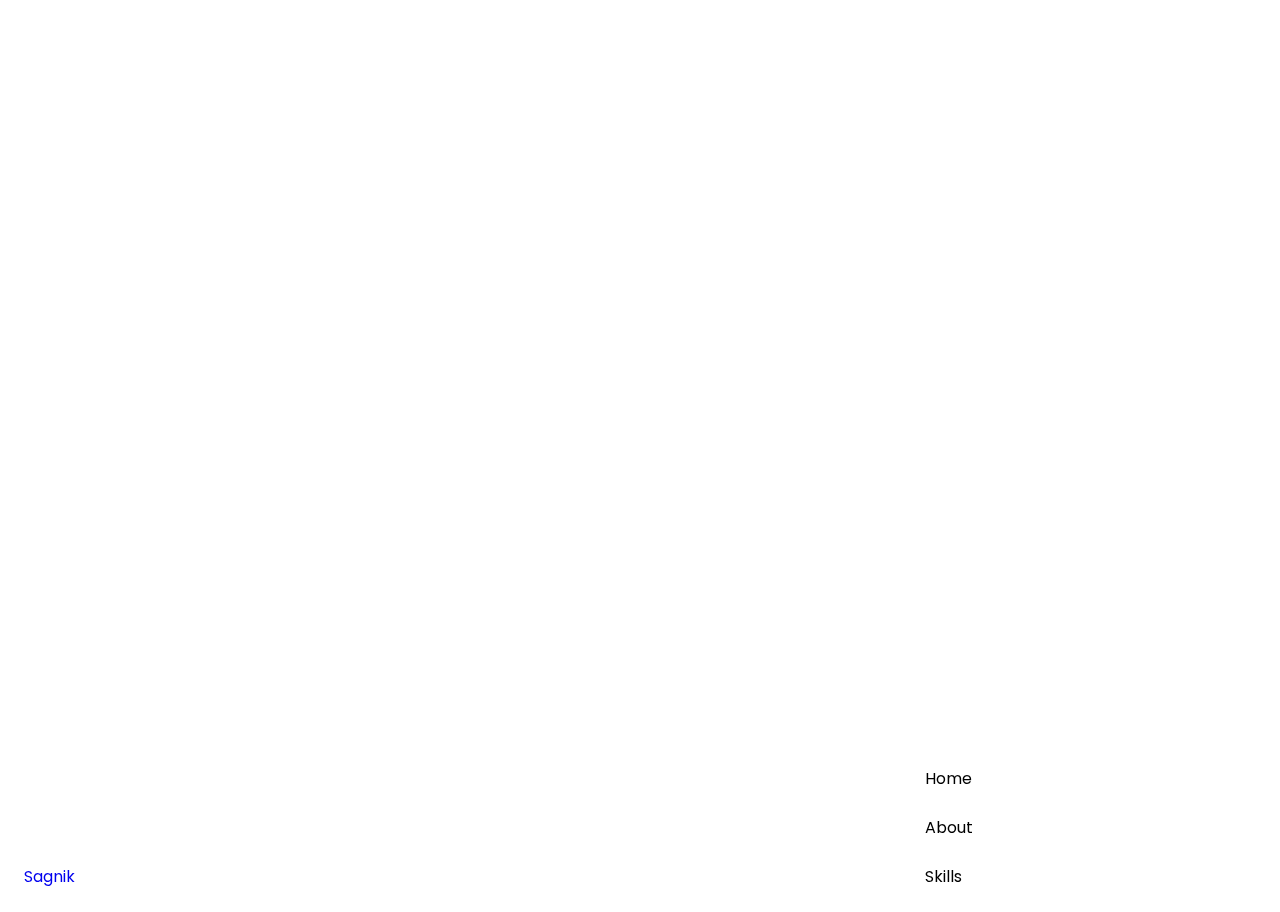
<file: 02.responsive-portfolio-website-Alexa/index.html>
<!DOCTYPE html>
<html lang="en">

<head>
    <meta charset="UTF-8">
    <meta name="viewport" content="width=device-width, initial-scale=1.0">

    <!--==================== UNICONS ====================-->
    <link rel="stylesheet" href="https://unicons.iconscout.com/release/v4.0.0/css/line.css">

    <!--==================== SWIPER CSS ====================-->
    <link rel="stylesheet" href="">

    <!--==================== CSS ====================-->
    <link rel="stylesheet" href="assets/css/styles.css">

    <title>Responsive Portfolio Website</title>
</head>

<body>
    <!--==================== HEADER ====================-->
    <header class="header" id="header">
        <nav class="nav container">
        <a href="#" class="nav___logo">Sagnik
            <div class="nav__menu" id="nav-menu"></div>
            <ul class="nav__list grid">
                <li class="nav__item">
                    <a href="#" class="nav__link"></a>
                    <i class="uil uil-home"></i>Home
                </li>
                <li class="nav__item">
                    <a href="#about" class="nav__link"></a>
                    <i class="uil uil-user"></i>About
                </li>
                <li class="nav__item">
                    <a href="#" class="nav__link"></a>
                    <i class="uil uil-file"></i>Skills
                </li>
                <li class="nav__item">
                    <a href="#services" class="nav__link"><i class="uil uil-briefcase"> </i>
                    </a>

                </li>
                <li class="nav__item">
                    <a href="#" class="nav__link">
                        <i class="uil uil-briefcase"></i>Portfolio
                    </a>
                </li>
                <li class="nav__item">
                    <a href="#" class="nav__link">
                        <i class="uil uil-message"></i>Mail Me
                    </a>
                </li>
            </ul>
        </a>
        </nav>
    </header>

    <!--==================== MAIN ====================-->
    <main class="main">
        <!--==================== HOME ====================-->
        <section class="home section" id="home">

        </section>

        <!--==================== ABOUT ====================-->
        <section class="about section" id="about">


        </section>

        <!--==================== SKILLS ====================-->
        <section class="skills section" id="skills">


        </section>

        <!--==================== QUALIFICATION ====================-->
        <section class="qualification section">


        </section>

        <!--==================== SERVICES ====================-->
        <section class="services section" id="services">


        </section>

        <!--==================== PORTFOLIO ====================-->
        <section class="portfolio section" id="portfolio">


        </section>

        <!--==================== PROJECT IN MIND ====================-->
        <section class="project section">


        </section>

        <!--==================== TESTIMONIAL ====================-->
        <section class="testimonial section">


        </section>

        <!--==================== CONTACT ME ====================-->
        <section class="contact section" id="contact">


        </section>
    </main>

    <!--==================== FOOTER ====================-->
    <footer class="footer">


    </footer>

    <!--==================== SCROLL TOP ====================-->


    <!--==================== SWIPER JS ====================-->
    <script src=""></script>

    <!--==================== MAIN JS ====================-->
    <script src="assets/js/main.js"></script>
</body>

</html>
</file>
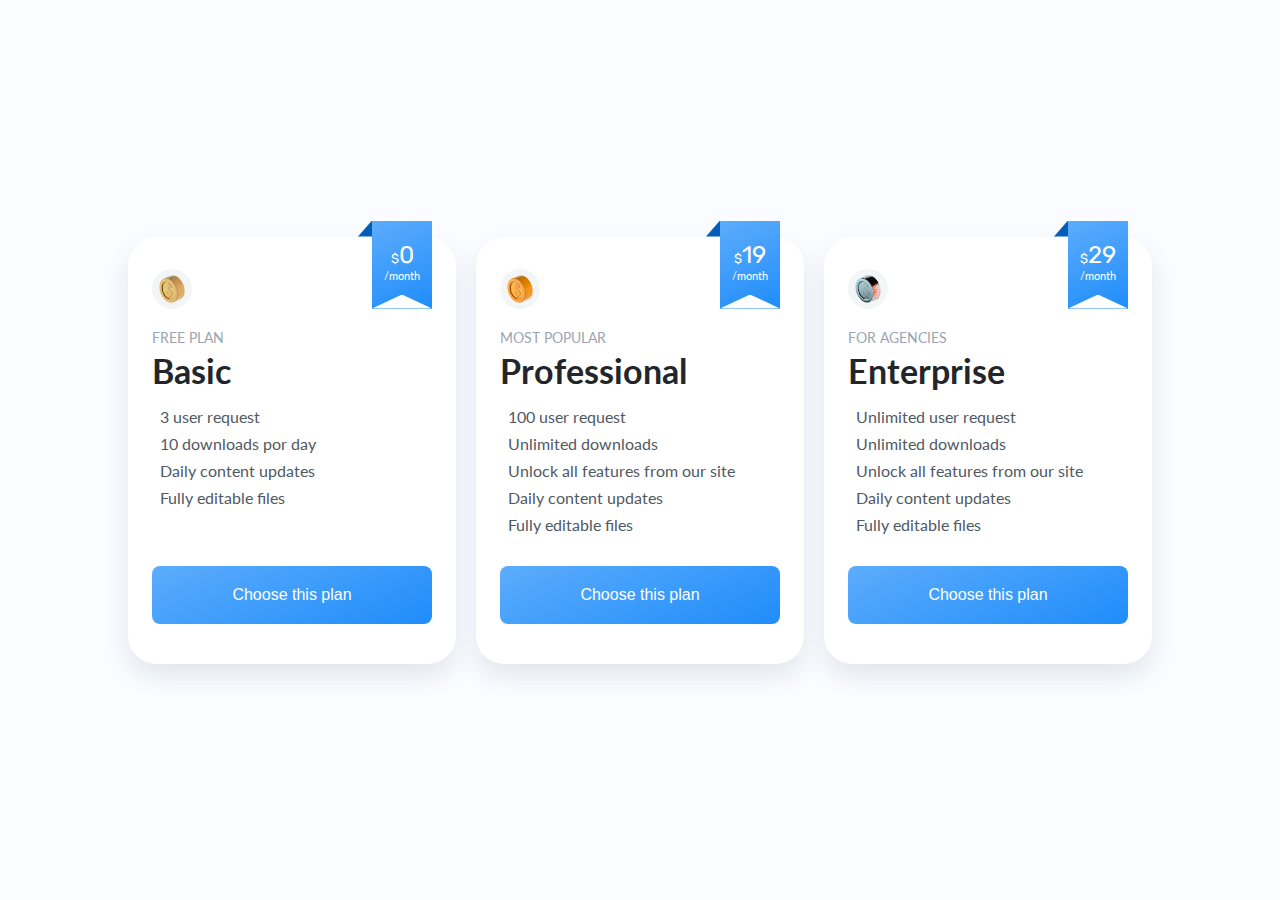
<file: 03.responsive-pricing-card/index.html>
<!DOCTYPE html>
    <html lang="en">
    <head>
        <meta charset="UTF-8">
        <meta name="viewport" content="width=device-width, initial-scale=1.0">

        <!--==================== UNICONS ====================-->
        <link rel="stylesheet" href="https://unicons.iconscout.com/release/v3.0.6/css/line.css">

        <!--==================== CSS ====================-->
        <link rel="stylesheet" href="assets/css/styles.css">

        <title>Responsive Card Pricing</title>
    </head>
    <body>
        <section class="card container grid">
            <div class="card__container grid">
                <!--==================== CARD 1 ====================-->
                <article class="card__content grid">
                    <div class="card__pricing">
                        <div class="card__pricing-number">
                            <span class="card__pricing-symbol">$</span>0
                        </div>
                        <span class="card__pricing-month">/month</span>
                    </div>
    
                    <header class="card__header">
                        <div class="card__header-circle grid">
                            <img src="assets/img/free-coin.png" alt="" class="card__header-img">
                        </div>
                        
                        <span class="card__header-subtitle">Free plan</span>
                        <h1 class="card__header-title">Basic</h1>
                    </header>
                    
                    <ul class="card__list grid">
                        <li class="card__list-item">
                            <i class="uil uil-check card__list-icon"></i>
                            <p class="card__list-description">3 user request</p>
                        </li>
                        <li class="card__list-item">
                            <i class="uil uil-check card__list-icon"></i>
                            <p class="card__list-description">10 downloads por day</p>
                        </li>
                        <li class="card__list-item">
                            <i class="uil uil-check card__list-icon"></i>
                            <p class="card__list-description">Daily content updates</p>
                        </li>
                        <li class="card__list-item">
                            <i class="uil uil-check card__list-icon"></i>
                            <p class="card__list-description">Fully editable files</p>
                        </li>
                    </ul>
    
                    <button class="card__button">Choose this plan</button>
                </article>
    
                <!--==================== CARD 2 ====================-->
                <article class="card__content grid">
                    <div class="card__pricing">
                        <div class="card__pricing-number">
                            <span class="card__pricing-symbol">$</span>19
                        </div>
                        <span class="card__pricing-month">/month</span>
                    </div>
    
                    <header class="card__header">
                        <div class="card__header-circle grid">
                            <img src="assets/img/pro-coin.png" alt="" class="card__header-img">
                        </div>
    
                        <span class="card__header-subtitle">Most popular</span>
                        <h1 class="card__header-title">Professional</h1>
                    </header>
                    
                    <ul class="card__list grid">
                        <li class="card__list-item">
                            <i class="uil uil-check card__list-icon"></i>
                            <p class="card__list-description">100 user request</p>
                        </li>
                        <li class="card__list-item">
                            <i class="uil uil-check card__list-icon"></i>
                            <p class="card__list-description">Unlimited downloads</p>
                        </li>
                        <li class="card__list-item">
                            <i class="uil uil-check card__list-icon"></i>
                            <p class="card__list-description">Unlock all features from our site</p>
                        </li>
                        <li class="card__list-item">
                            <i class="uil uil-check card__list-icon"></i>
                            <p class="card__list-description">Daily content updates</p>
                        </li>
                        <li class="card__list-item">
                            <i class="uil uil-check card__list-icon"></i>
                            <p class="card__list-description">Fully editable files</p>
                        </li>
                    </ul>
    
                    <button class="card__button">Choose this plan</button>
                </article>
    
                <!--==================== CARD 3 ====================-->
                <article class="card__content grid">
                    <div class="card__pricing">
                        <div class="card__pricing-number">
                            <span class="card__pricing-symbol">$</span>29
                        </div>
                        <span class="card__pricing-month">/month</span>
                    </div>
    
                    <header class="card__header">
                        <div class="card__header-circle grid">
                            <img src="assets/img/enterprise-coin.png" alt="" class="card__header-img">
                        </div>
    
                        <span class="card__header-subtitle">For agencies</span>
                        <h1 class="card__header-title">Enterprise</h1>
                    </header>
                    
                    <ul class="card__list grid">
                        <li class="card__list-item">
                            <i class="uil uil-check card__list-icon"></i>
                            <p class="card__list-description">Unlimited  user request</p>
                        </li>
                        <li class="card__list-item">
                            <i class="uil uil-check card__list-icon"></i>
                            <p class="card__list-description">Unlimited downloads</p>
                        </li>
                        <li class="card__list-item">
                            <i class="uil uil-check card__list-icon"></i>
                            <p class="card__list-description">Unlock all features from our site</p>
                        </li>
                        <li class="card__list-item">
                            <i class="uil uil-check card__list-icon"></i>
                            <p class="card__list-description">Daily content updates</p>
                        </li>
                        <li class="card__list-item">
                            <i class="uil uil-check card__list-icon"></i>
                            <p class="card__list-description">Fully editable files</p>
                        </li>
                    </ul>
    
                    <button class="card__button">Choose this plan</button>
                </article>
            </div>
        </section>
    </body>
</html>
</file>
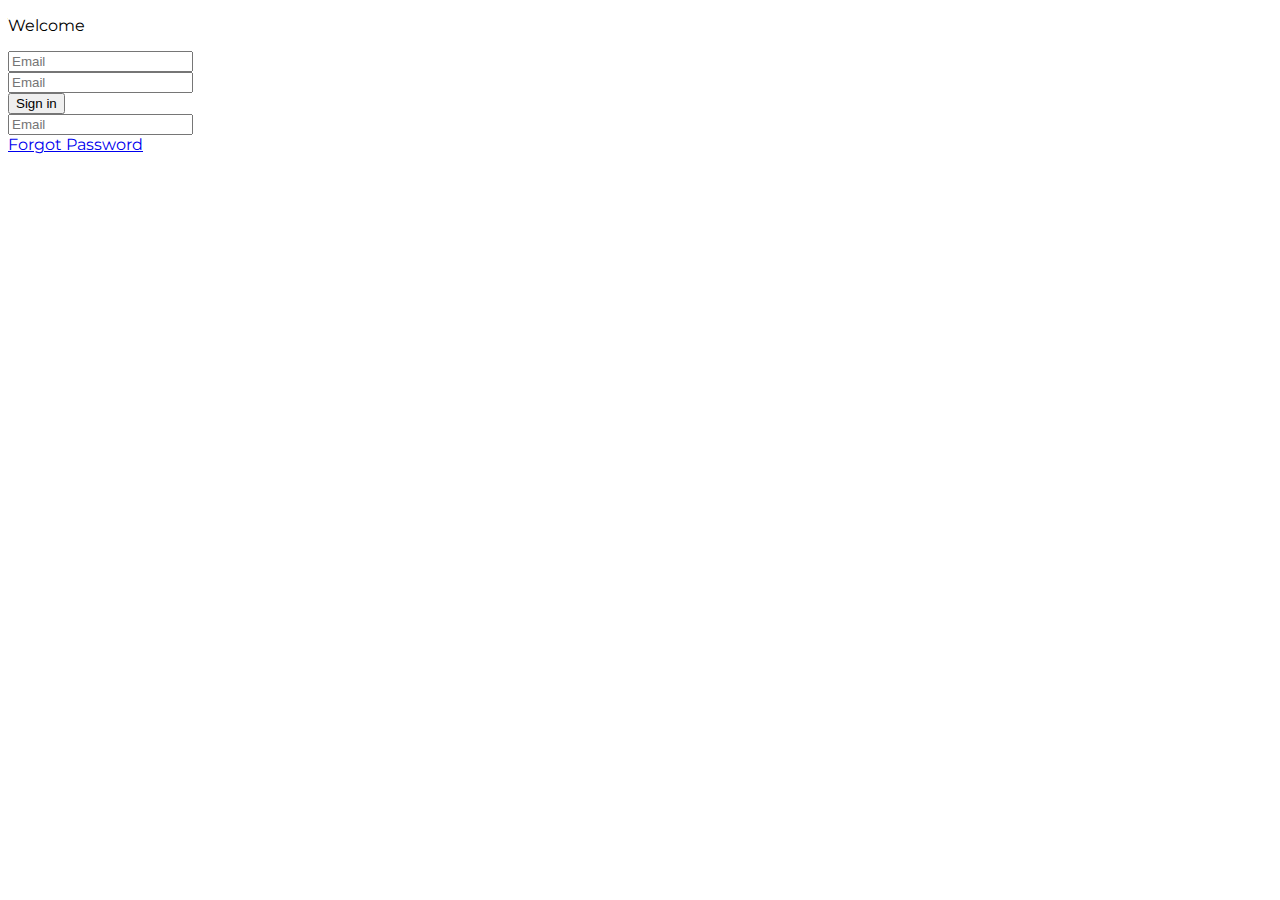
<file: 04.Glassmorphism effects/index.html>
<!DOCTYPE html>
<html lang="en">
<head>
    <meta charset="UTF-8">
    <meta http-equiv="X-UA-Compatible" content="IE=edge">
    <meta name="viewport" content="width=device-width, initial-scale=1.0">
    <title>Glassmorphism CSS</title>
    <style>
        @import url("https://fonts.googleapis.com/css2?family=Montserrat&display=swap");

        body {
            font-family: 'Montserrat', sans-serif;
            background: linear-gradient(to.right, );
        }
    </style>
</head>
<body>
    <div class="container">
        <form action="">
            <p>Welcome</p>
            <input type="email" placeholder="Email"><br>
            <input type="password" placeholder="Email"><br>
            <input type="button" value="Sign in"><br>
            <input type="email" placeholder="Email"><br>
            <a href="#">Forgot Password</a>
        </form>

    <div class="drops">
        <div class="drop drop-1"></div>
        <div class="drop drop-2"></div>
        <div class="drop drop-3"></div>
        <div class="drop drop-4"></div>
        <div class="drop drop-5"></div>
    </div>
    </div>
</body>
</html>
</file>
<file: 02.responsive-portfolio-website-Alexa/assets/css/styles.css>
/*==================== GOOGLE FONTS ====================*/
@import url('https://fonts.googleapis.com/css2?family=Poppins:wght@400;500;600&display=swap');

/*==================== VARIABLES CSS ====================*/
:root {
    --header-height: 3rem;

    /*========== Colors ==========*/
    /* Change favorite color */
    --hue-color: 250;
    /*Purple 250 - Green 142 - Blue 230 - Pink 340*/

    /* HSL color mode */
    --first-color: hs1(var(--hue-color), 69%, 61%);
    --first-color-second: hs1(var(var(--hue-color), 69%, 61%));
    --first-color-alt: hs1(var(--hue-color), 57%, 53%);
    --first-color-lighter: hs1(var(--hue-color), 92%, 85%);
    --title-color: hs1(var(--hue-color)*%, 15%);
    --text-color: h1(var(--hue-color), 8%, 45%);
    --text-color-light: hs1(var(--hue-color), 8%, 65%);
    --input-color: hs1(var(--hue-color), 70%, 96%);
    --body-color: hs1(var(--hue-color), 60%, 99%);
    --container-color: #fff;

    /*========== Font and typography ==========*/
    --body-font: 'Poppins',
        sans-serif;
    ;

    /* .5rem = 8px, 1rem = 16px, 1.5rem = 24px ... */
    --big-font-size: 2rem;
    --h1-font-size: 1.5rem;
    --h2-font-size: 1.25rem;
    --h3-font-size: 1.125rem;
    --normal-font-size: 0.938rem;
    --small-font-size: 0.813rem;
    --smaller-font-size: 0.75rem;

    /*========== Font weight ==========*/
    --font-medium: 500;
    --font-semi-bold: 600;

    /*========== Margenes Bottom ==========*/
    /* .25rem = 4px, .5rem = 8px, .75rem = 12px ... */
    --mb-0-25: 0.25 rem;
    --mb-0-5: 0.5rem;
    --mb-0-75: 0.75rem;
    --mb-1: 1rem;
    --mb-1-5: 1.5rem;
    --mb-2: 2 rem;
    --mb-2-5: 2.5rem;
    --mb-3: 3 rem;

    /*========== z index ==========*/
    --z-tooltip: 10;
    --z-fixed: 100;
    --z-modal: 1000;
}

/* Font size for large devices */
@media screen and (min-width: 968px) {
    :root {
        --big-font-size: 3 rem;
        --h1-font-size: 2.25rem;
        --h2-font-size: 1.5rem;
        --h3-font-size: 1.25rem;
        --normal-font-size: 1 rem;
        --small-font-size: 0.875 rem;
        --smaller-font-size: 0.813rem;
    }
}

/*========== Variables Dark theme ==========*/


/*========== Button Dark/Light ==========*/


/*==================== BASE ====================*/
* {
    box-sizing: border-box;
    padding: 0;
    margin: 0;
}

html {
    scroll-behavior: smooth;

}

body {
    margin: 0 0 var(--header-height);
    font-family: var(--body-font);
    font-size: var(--body-color);
    background-color: var(--body-color);
    color: var(--text-color);
}

h1,
h2,
h3,
h4 {
    color: var(--title-color);
    font-weight: var(--font-semi-bold);
}

ul {
    list-style: none;
}

a {
    text-decoration: none;
}

img {
    max-width: 100%;
    height: auto;
}

/*==================== REUSABLE CSS CLASSES ====================*/
.section {
    padding: 2rem 0 4rem;
}

.section__title {
    font-size: var(--h1-font-size);
}

.section__subtitle {
    display: block;
    font-size: small;
    margin-bottom: var(--mb-3);
}

.section__title,
.section__subtitle {
    text-align: center;
}

/*==================== LAYOUT ====================*/
.container {
    max-width: 760px;
    margin-left: var(--mb-1-5);
    margin-right: var(--mb-1-5);
}

.grid {
    display: grid;
    gap: 1.5rem;
}

.header {
    width: 100%;
    position: fixed;
    bottom: 0;
    left: 0;
    z-index: var(--z-fixed);
    background-color: var(--body-color);
}

/*==================== NAV ====================*/
.nav {
    max-width: 968px;
    height: var(--header-height);
    display: flex;
    justify-content: space-between;
    align-items: center;
}

.nav__logo, nav__toogle {
    color: var(--title-color);
    font-weight: var(--font-medium);
}
.nav__logo:hover {
    color: var(--first-color);
}
.nav__toggle {
    font-size: 1.1rem;
    cursor: pointer;
}
.nav__toggle:hover{
    color: var(--first-color);
}

/* show menu */


/* Active link */


/* Change background header */


/*==================== HOME ====================*/


/*==================== BUTTONS ====================*/


/*==================== ABOUT ====================*/


/*==================== SKILLS ====================*/


/*==================== QUALIFICATION ====================*/


/*==================== SERVICES ====================*/


/* Active Modal */


/*==================== PORTFOLIO ====================*/


/*==================== PROJECT IN MIND ====================*/


/*==================== TESTIMONIAL ====================*/


/*==================== CONTACT ME ====================*/


/*==================== FOOTER ====================*/


/*========== SCROLL UP ==========*/


/* Show scroll */


/*========== SCROLL BAR ==========*/


/*==================== MEDIA QUERIES ====================*/
/* For small devices */


/* For medium devices */


/* For large devices */
</file>
<file: 03.responsive-pricing-card/assets/css/styles.css>
/*==================== GOOGLE FONTS ====================*/
@import url("https://fonts.googleapis.com/css2?family=Lato:wght@400;700&family=Rubik&display=swap");

/*==================== VARIABLES CSS ====================*/
:root {
  /*========== Colors ==========*/
  /* Change favorite color - Blue 210 - Purple 250 - Green 142 - Pink 340*/
  --hue-color: 210;

  /* HSL color mode */
  --first-color: hsl(var(--hue-color), 96%, 54%);
  --first-color-light: hsl(var(--hue-color), 96%, 69%);
  --first-color-alt: hsl(var(--hue-color), 96%, 37%);
  --first-color-lighter: hsl(var(--hue-color), 14%, 96%);
  --title-color: hsl(var(--hue-color), 12%, 15%);
  --text-color: hsl(var(--hue-color), 12%, 35%);
  --text-color-light: hsl(var(--hue-color), 12%, 65%);
  --white-color: #FFF;
  --body-color: hsl(var(--hue-color), 100%, 99%);
  --container-color: #FFF;

  /*========== Font and typography ==========*/
  --body-font: 'Lato', sans-serif;
  --pricing-font: 'Rubik', sans-serif;
  --biggest-font-size: 1.75rem;
  --normal-font-size: .938rem;
  --h2-font-size: 1.25rem;
  --small-font-size: .813rem;
  --smaller-font-size: .75rem;
  --tiny-font-size: .625rem;

  /*========== Margenes Bottom ==========*/
  --mb-0-25: .25rem;
  --mb-0-5: .5rem;
  --mb-1: 1rem;
  --mb-1-25: 1.25rem;
  --mb-1-5: 1.5rem;
  --mb-2: 2rem;
}

@media screen and (min-width: 968px) {
  :root {
    --biggest-font-size: 2.125rem;
    --h2-font-size: 1.5rem;
    --normal-font-size: 1rem;
    --small-font-size: .875rem;
    --smaller-font-size: .813rem;
    --tiny-font-size: .688rem;
  }
}

/*==================== BASE ====================*/
* {
  box-sizing: border-box;
  padding: 0;
  margin: 0;
}

body {
  font-family: var(--body-font);
  font-size: var(--normal-font-size);
  background-color: var(--body-color);
  color: var(--text-color);
}

ul {
  list-style: none;
}

img {
  max-width: 100%;
  height: auto;
}

/*==================== REUSABLE CSS CLASSES ====================*/
.container {
  max-width: 1024px;
  margin-left: var(--mb-1-5);
  margin-right: var(--mb-1-5);
}

.grid {
  display: grid;
}

/*==================== CARD PRICING ====================*/
.card {
  padding: 3rem 0;
}

.card__container {
  gap: 3rem 1.25rem;
}

.card__content {
  position: relative;
  background-color: var(--container-color);
  padding: 2rem 1.5rem 2.5rem;
  border-radius: 1.75rem;
  box-shadow: 0 12px 24px hsla(var(--hue-color), 61%, 16%, 0.1);
  transition: .4s;
}

.card__content:hover {
  box-shadow: 0 16px 24px hsla(var(--hue-color), 61%, 16%, 0.15);
}

.card__header-img {
  width: 30px;
  height: 30px;
}

.card__header-circle {
  width: 40px;
  height: 40px;
  background-color: var(--first-color-lighter);
  border-radius: 50%;
  margin-bottom: var(--mb-1);
  place-items: center;
}

.card__header-subtitle {
  display: block;
  font-size: var(--smaller-font-size);
  color: var(--text-color-light);
  text-transform: uppercase;
  margin-bottom: var(--mb-0-25);
}

.card__header-title {
  font-size: var(--biggest-font-size);
  color: var(--title-color);
  margin-bottom: var(--mb-1);
}

.card__pricing {
  position: absolute;
  background: linear-gradient(157deg, var(--first-color-light) -12%, var(--first-color) 109%);
  width: 60px;
  height: 88px;
  right: 1.5rem;
  top: -1rem;
  padding-top: 1.25rem;
  text-align: center;
}

.card__pricing-number {
  font-family: var(--pricing-font);
}

.card__pricing-symbol {
  font-size: var(--smaller-font-size);
}

.card__pricing-number {
  font-size: var(--h2-font-size);
}

.card__pricing-month {
  display: block;
  font-size: var(--tiny-font-size);
}

.card__pricing-number, 
.card__pricing-month {
  color: var(--white-color);
}

.card__pricing::after, 
.card__pricing::before {
  content: '';
  position: absolute;
}

.card__pricing::after {
  width: 100%;
  height: 14px;
  background-color: var(--white-color);
  left: 0;
  bottom: 0;
  clip-path: polygon(0 100%, 50% 0, 100% 100%);
}

.card__pricing::before {
  width: 14px;
  height: 16px;
  background-color: var(--first-color-alt);
  top: 0;
  left: -14px;
  clip-path: polygon(0 100%, 100% 0, 100% 100%);
}

.card__list {
  row-gap: .5rem;
  margin-bottom: var(--mb-2);
}

.card__list-item {
  display: flex;
  align-items: center;
}

.card__list-icon {
  font-size: 1.5rem;
  color: var(--first-color);
  margin-right: var(--mb-0-5);
}

.card__button {
  padding: 1.25rem;
  border: none;
  font-size: var(--normal-font-size);
  border-radius: .5rem;
  background: linear-gradient(157deg, var(--first-color-light) -12%, var(--first-color) 109%);
  color: var(--white-color);
  cursor: pointer;
  transition: .4s;
}

.card__button:hover {
  box-shadow: 0 12px 24px hsla(var(--hue-color), 97%, 54%, 0.2);
}

/*==================== MEDIA QUERIES ====================*/
/* For small devices */
@media screen and (max-width: 320px) {
  .container {
    margin-left: var(--mb-1);
    margin-right: var(--mb-1);
  }
  .card__content {
    padding: 2rem 1.25rem;
    border-radius: 1rem;
  }
}

/* For medium devices */
@media screen and (min-width: 568px) {
  .card__container {
    grid-template-columns: repeat(2, 1fr);
  }
  .card__content {
    grid-template-rows: repeat(2, max-content);
  }
  .card__button {
    align-self: flex-end;
  }
}

/* For large devices */
@media screen and (min-width: 968px) {
  .container {
    margin-left: auto;
    margin-right: auto;
  }
  .card {
    height: 100vh;
    align-items: center;
  }
  .card__container {
    grid-template-columns: repeat(3, 1fr);
  }
  .card__header-circle {
    margin-bottom: var(--mb-1-25);
  }
  .card__header-subtitle {
    font-size: var(--small-font-size);
  }
}
</file>
